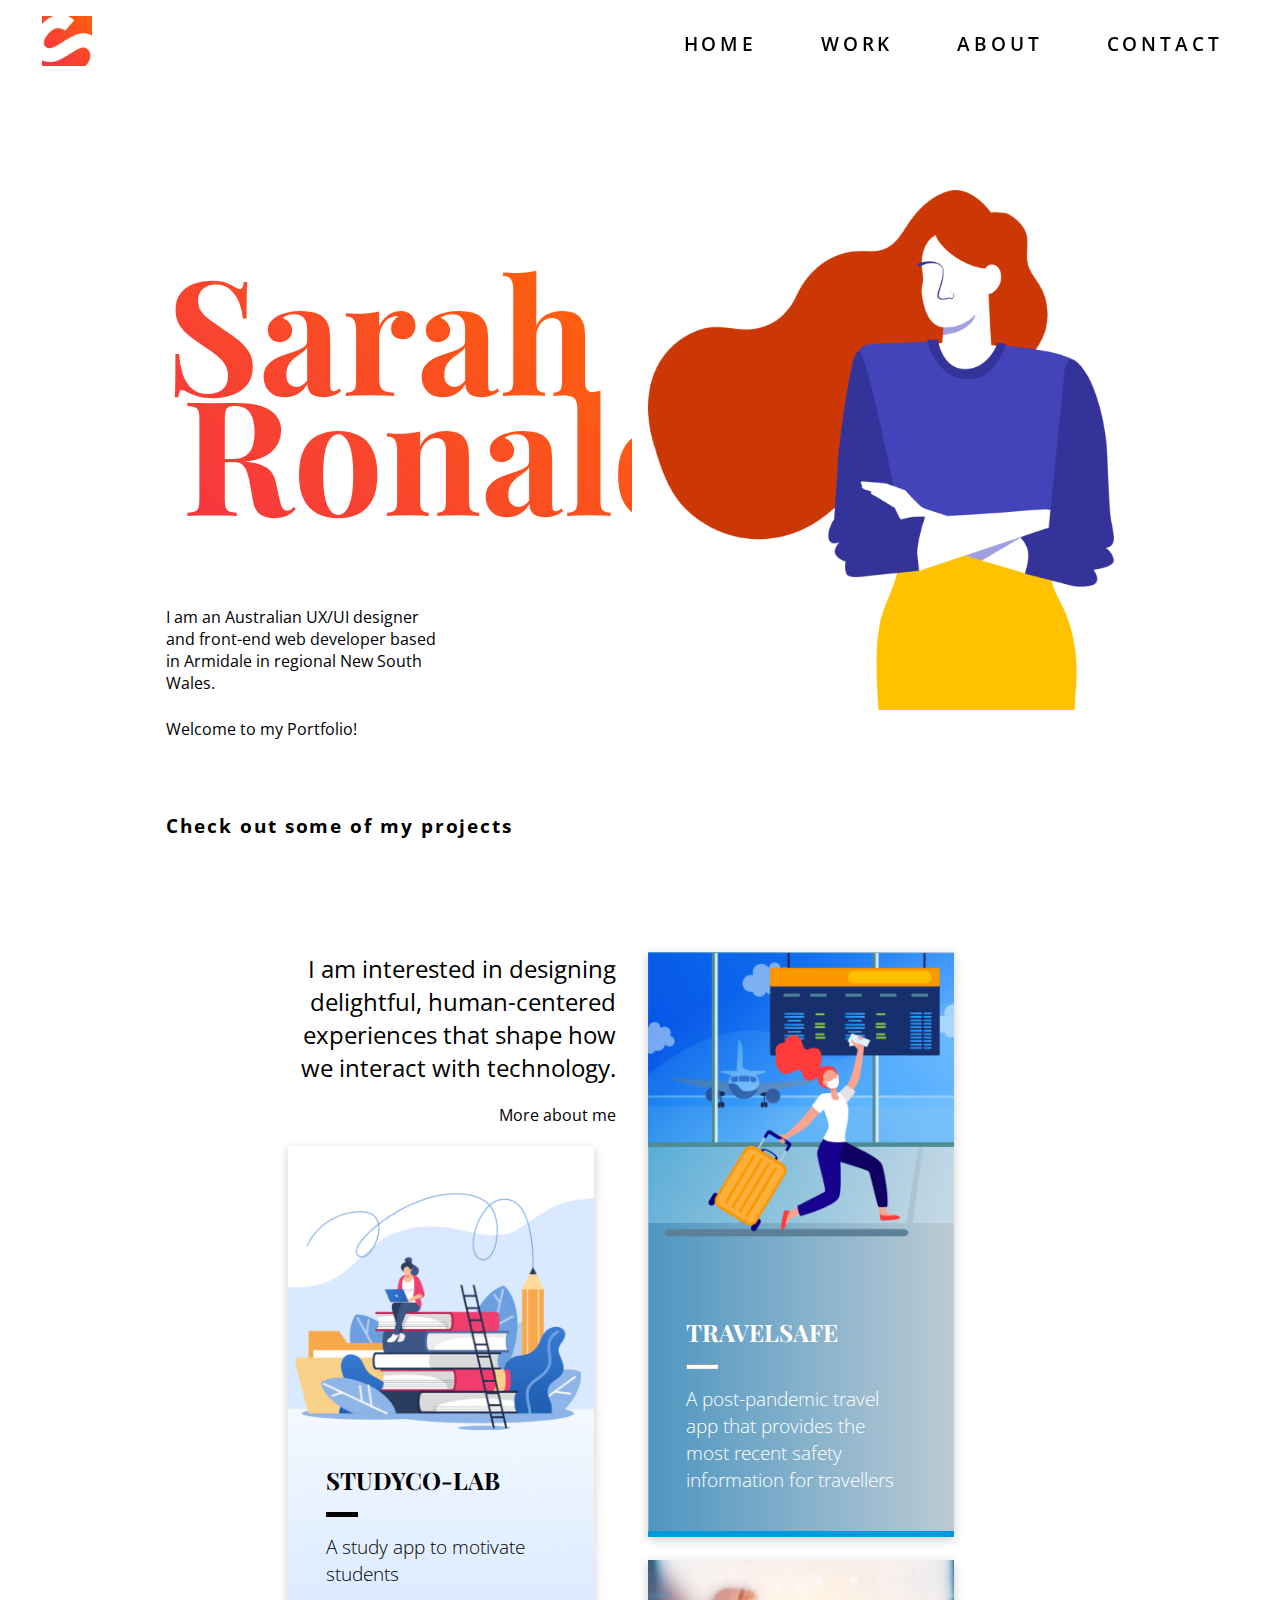
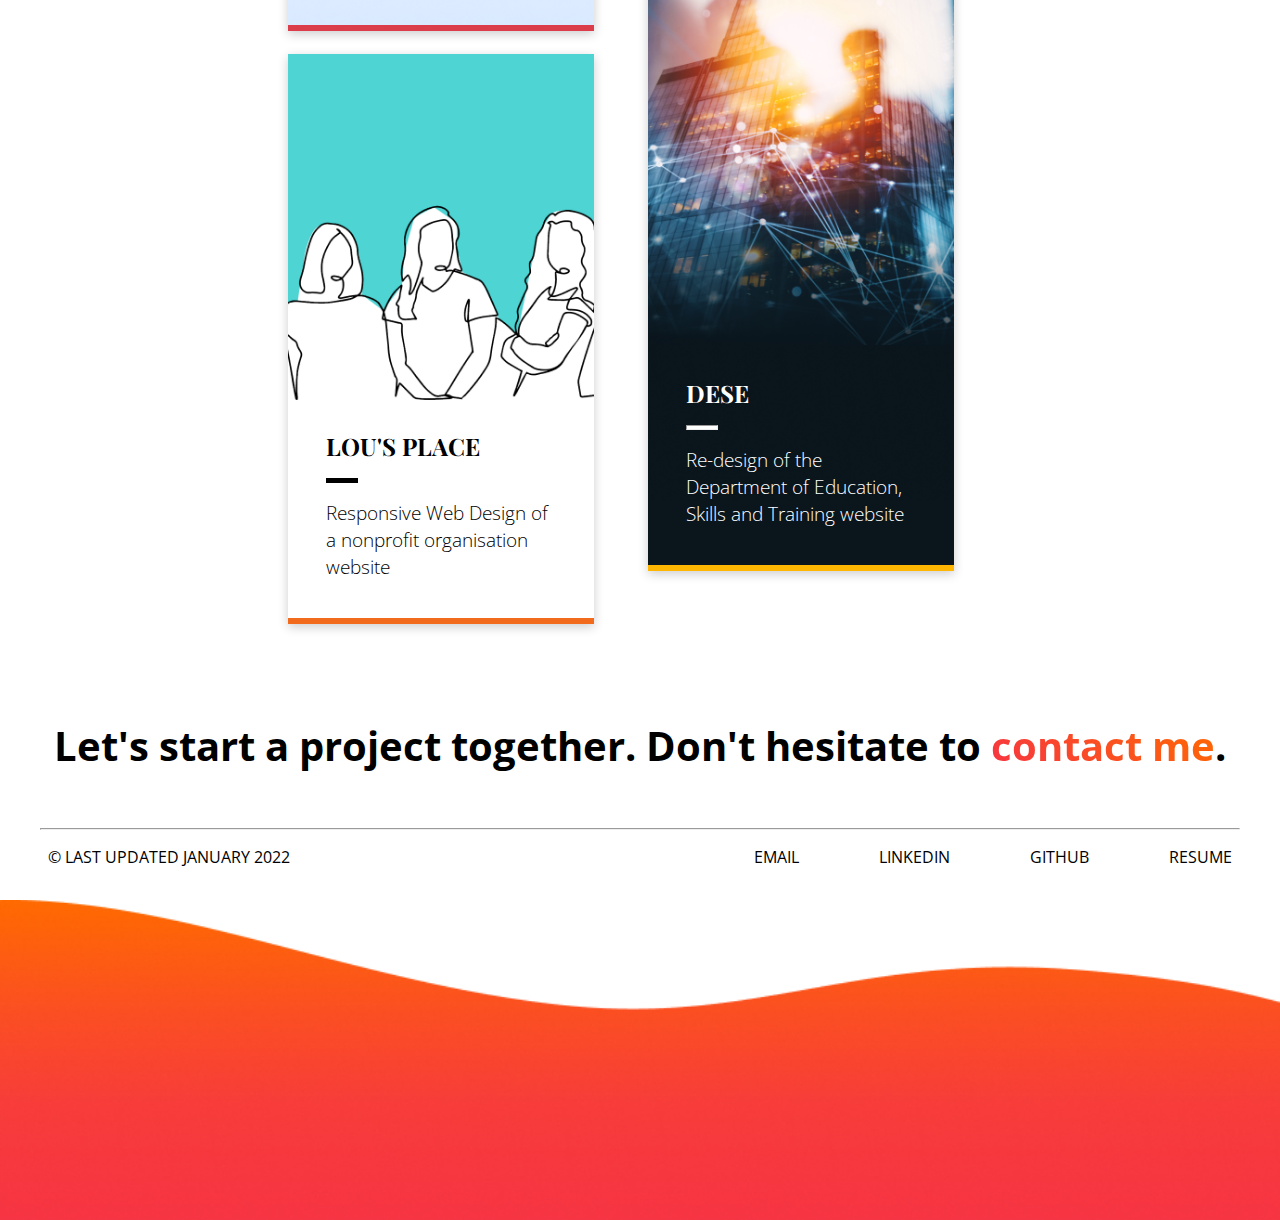
<file: index.html>
<!DOCTYPE html>
<html lang="en">
  <head>
    <meta charset="UTF-8" />
    <meta http-equiv="X-UA-Compatible" content="IE=edge" />
    <meta name="viewport" content="width=device-width, initial-scale=1.0" />
    <link rel="shortcut icon" href="assets/images/favicon.ico" type="image" />
    <title>UX Portfolio - Sarah Ronald</title>
    <!-- Google font link: Playfair Display -->
    <link rel="preconnect" href="https://fonts.googleapis.com" />
    <link rel="preconnect" href="https://fonts.gstatic.com" crossorigin />
    <link
      href="https://fonts.googleapis.com/css2?family=Playfair+Display:ital,wght@0,400;0,500;0,600;0,700;0,800;0,900;1,400;1,500;1,600;1,700;1,800;1,900&display=swap"
      rel="stylesheet"
    />
    <!-- Google Font link: Open Sans -->
    <link rel="preconnect" href="https://fonts.googleapis.com" />
    <link rel="preconnect" href="https://fonts.gstatic.com" crossorigin />
    <link
      href="https://fonts.googleapis.com/css2?family=Open+Sans:ital,wght@0,300;0,400;0,500;0,600;0,700;0,800;1,300;1,400;1,500;1,600;1,700;1,800&display=swap"
      rel="stylesheet"
    />
    <!-- Link to css document -->
    <link rel="stylesheet" href="assets/css/style.css" />

    <!--Font Awesome CDN Stylesheet-->
    <link
      rel="stylesheet"
      href="https://use.fontawesome.com/releases/v5.8.1/css/all.css"
      integrity="sha384-50oBUHEmvpQ+1lW4y57PTFmhCaXp0ML5d60M1M7uH2+nqUivzIebhndOJK28anvf"
      crossorigin="anonymous"
    />
    <script src="assets/js/nav.js" defer></script>
  </head>

  <body>
    <!-- Navigation -->
    <header class="primary-navbar flex">
      <!-- Toggle for Responsive navigation -->
      <a href="#hero" class="brand">
        <img
          src="assets/images/logo512.png"
          alt="icon"
          height="50px"
          width="50px"
      /></a>
      <button
        class="mobile-nav-toggle ln"
        aria-controls="primary-navigation"
        aria-expanded="false"
      >
        <span class="sr-only">Menu</span>
        <!-- <i class="fas fa-bars icon-4x"></i> -->
        <!-- Menu -->
      </button>
      <nav>
        <ul
          id="primary-navigation"
          data-visible="false"
          class="primary-navigation flex"
        >
          <li class="nav-item active">
            <a href="index.html">Home</a>
          </li>
          <li class="nav-item active">
            <a href="#projects-container">Work</a>
          </li>
          <li class="nav-item active">
            <a href="about.html">About</a>
          </li>
          <li class="nav-item active">
            <a href="#contact-me">Contact</a>
          </li>
        </ul>
      </nav>
    </header>
    <!-- Landing page - hero section -->
    <header id="hero" class="page-header">
      <div class="grid-6">
        <div class="myName">
          <h1 class="first">Sarah</h1>
          <h1 class="last">Ronald</h1>
        </div>
        <div class="description">
          <!-- <hr width="100px" style="color: black;" /> -->
          <h4 class="description-text">
            I am an Australian UX/UI designer and front-end web developer based
            in Armidale in regional New South Wales.
          </h4>
          <h4 class="description-text">Welcome to my Portfolio!</h4>
        </div>
        <div class="check-out">
          <a href="#projects-container" id="check-out">
            Check out some of my projects
            <i class="fas fa-arrow-down"></i
          ></a>
        </div>
        <!-- <div class="arrow bounce">
            <a href="#projects-container"></a>
          </div> -->
        <!-- </div> -->
      </div>
      <div class="grid-6">
        <img
          src="assets/images/asset1.png"
          alt="Sarah Ronald"
          id="self-portrait"
          class="illustration"
        />
      </div>
    </header>

    <!-- Projects/work section -->
    <section id="projects-container">
      <div class="project-work">
        <div class="project-intro">
          <h4 class="large-body-text">
            I am interested in designing delightful, human-centered experiences
            that shape how we interact with technology.
          </h4>
          <div class="linkDesign">
            <a href="#" id="more-about-me"
              >More about me <i class="fas fa-long-arrow-alt-right"></i
            ></a>
          </div>
        </div>
        <div class="project-card">
          <div class="card-text">
            <h3 class="serif-title">StudyCo-Lab</h3>
            <hr class="card-line" />
            <p class="project-description">
              A study app to motivate students
            </p>
          </div>
          <a href="#"
            ><img
              src="./assets/images/studyco-lab.png"
              alt="Image of StudyCo-lab App"
              class="portfolio-image"
              id="studyco"
          /></a>
        </div>

        <div class="project-card">
          <div class="card-text">
            <h3 class="serif-title">Lou's Place</h3>
            <hr class="card-line" />
            <p class="project-description">
              Responsive Web Design of a nonprofit organisation website
            </p>
          </div>
          <a href="lous.html"
            ><img
              src="./assets/images/lous.png"
              alt="Image of Lou's Place - a day refuge for women in Sydney"
              class="portfolio-image"
              id="lous"
          /></a>
        </div>
        <div class="project-card">
          <div class="card-text">
            <h3 class="serif-title white-text">TravelSafe</h3>
            <hr class="card-line-white" />
            <p class="project-description white-text">
              A post-pandemic travel app that provides the most recent safety
              information for travellers
            </p>
          </div>
          <a href="#"
            ><img
              src="./assets/images/travelsafe.png"
              alt="Travel-Safe app for post-pandemic travel plans"
              class="portfolio-image"
              id="travelsafe"
          /></a>
        </div>
        <div class="project-card">
          <div class="card-text">
            <h3 class="serif-title white-text">DESE</h3>
            <hr class="card-line-white" />
            <p class="project-description white-text">
              Re-design of the Department of Education, Skills and Training
              website
            </p>
          </div>
          <a href="#"
            ><img
              src="./assets/images/dese.png"
              alt="Department of Education, skills and employment re-design"
              class="portfolio-image"
              id="dese"
          /></a>
        </div>
      </div>
    </section>

    <!-- footer section -->
    <footer>
      <div class="contact" id="contact-me">
        <h4>
          Let's start a project together. Don't hesitate to
          <span class="contact-me"
            ><a
              href="mailto:sareronald737@gmail.com?subject=hi%20Sarah"
              class="nav-item"
              >contact me</a
            ></span
          >.
        </h4>
        <!-- <h5>sareronald737@gmail.com</h5> -->
        <br />
        <hr max-width="100vw" />
      </div>
      <div class="footer-list flex">
        <p class="footer-item">&copy; Last updated January 2022</p>
        <ul class="footer-links flex">
          <li class="footer-item">
            <a href="mailto:sareronald737@gmail.com?subject=hi%20Sarah"
              >Email</a
            >
          </li>
          <li class="footer-item">
            <a href="linkedin.com/in/sarah-ronald">LinkedIn</a>
          </li>
          <li class="footer-item">
            <a href="https://github.com/sareronald">Github</a>
          </li>
          <li class="footer-item">
            <a
              href="https://docs.google.com/document/d/1bbbNCrFUxD9Xr7DOs7CdYop4pV-kHfoYLT13YX8KgdU/edit?usp=sharing"
              >Resume</a
            >
          </li>
        </ul>
      </div>
      <div>
        <div class="footer-wave"></div>
      </div>
    </footer>
  </body>
</html>
</file>
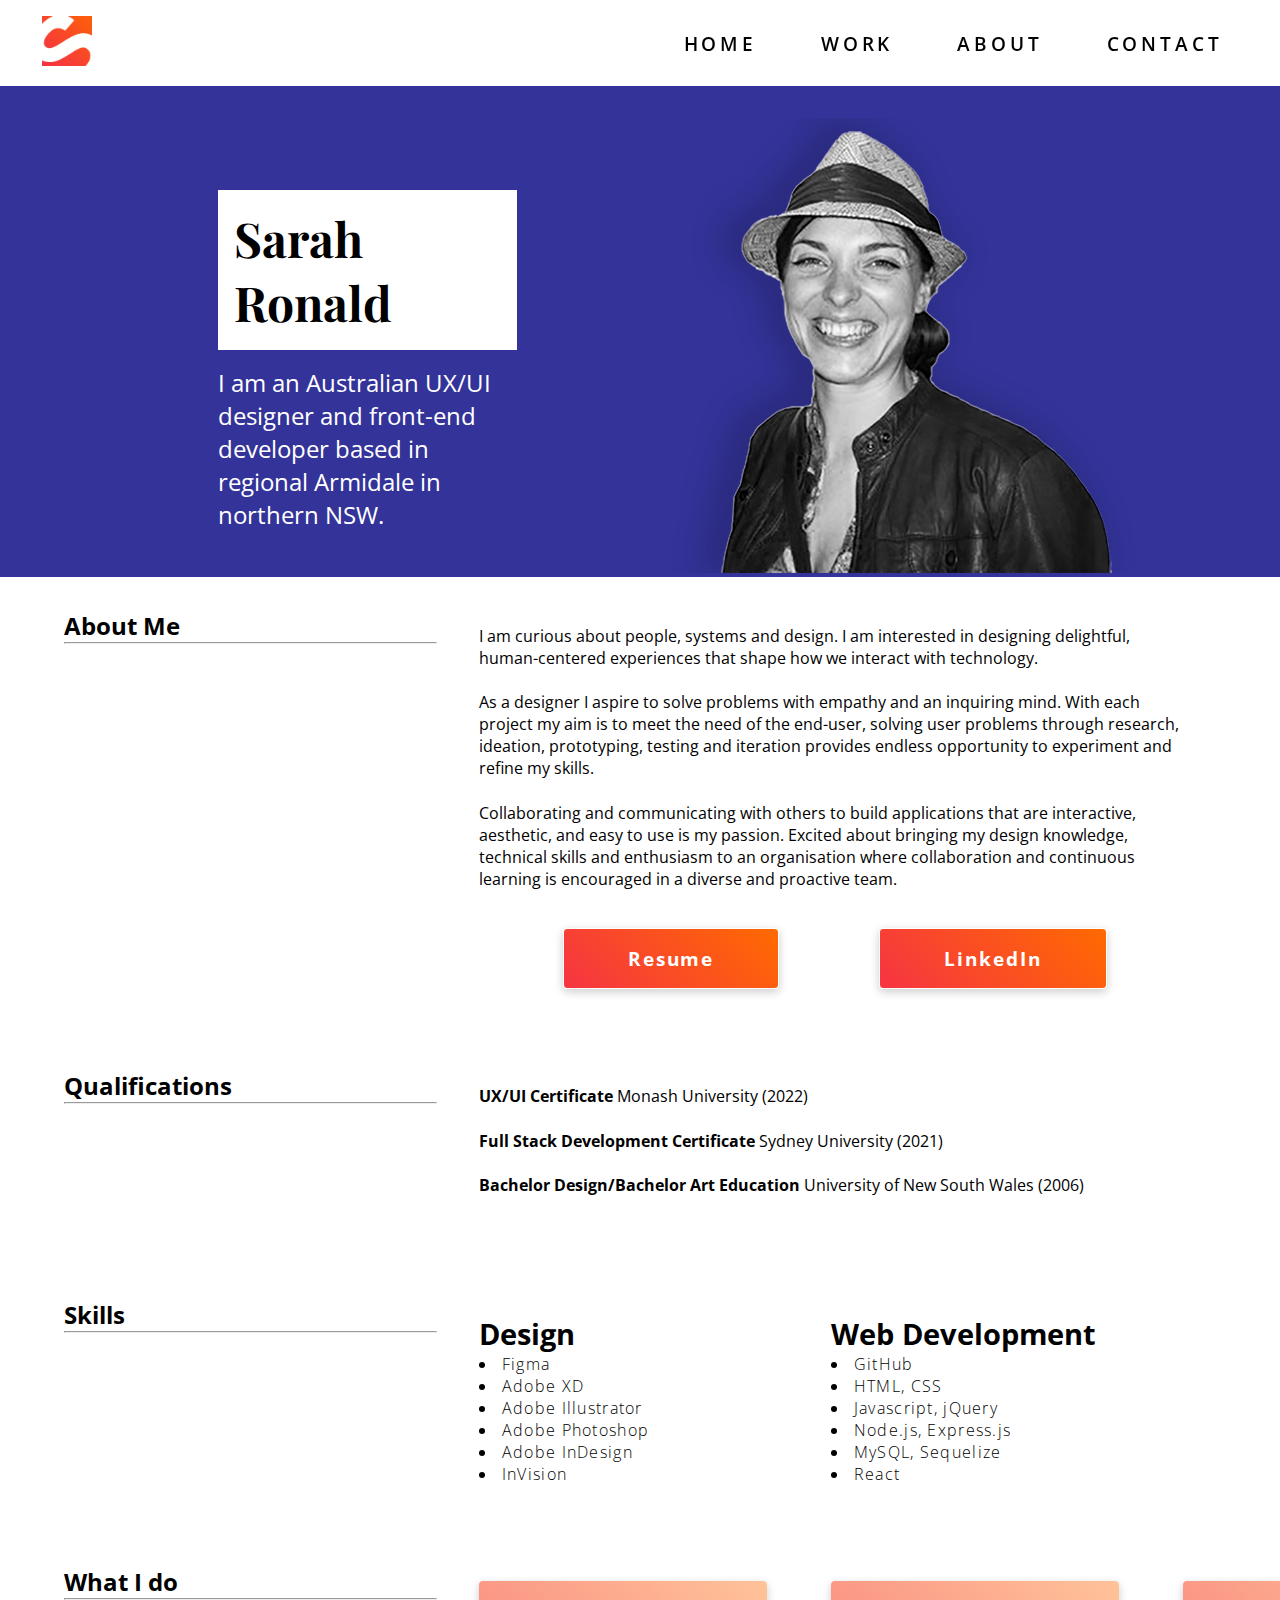
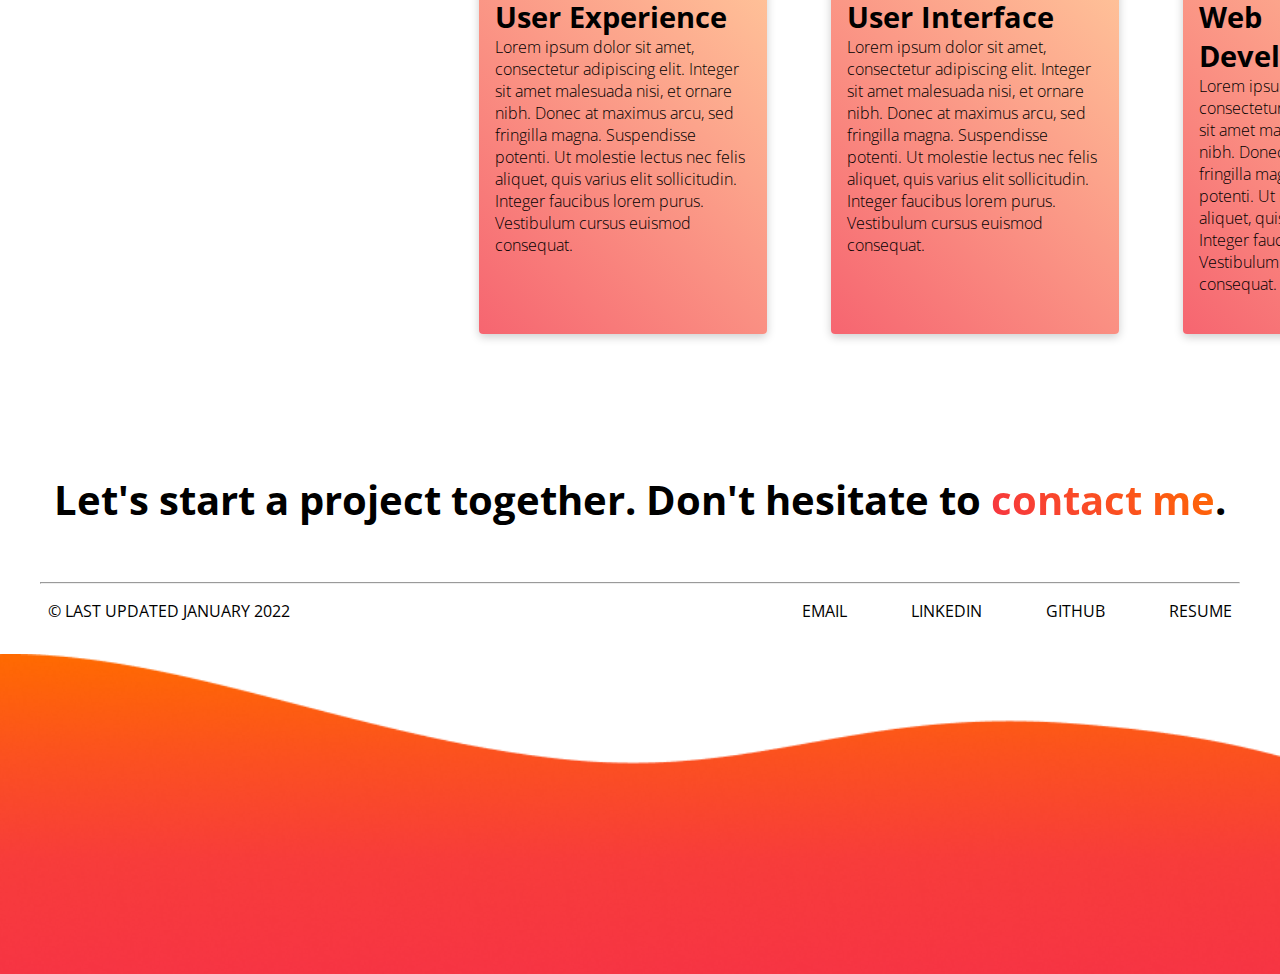
<file: about.html>
<!DOCTYPE html>
<html lang="en">
  <head>
    <meta charset="UTF-8" />
    <meta http-equiv="X-UA-Compatible" content="IE=edge" />
    <meta name="viewport" content="width=device-width, initial-scale=1.0" />
    <link rel="shortcut icon" href="assets/images/favicon.ico" type="image" />
    <title>UX Portfolio - Sarah Ronald</title>
    <!-- Google font link: Playfair Display -->
    <link rel="preconnect" href="https://fonts.googleapis.com" />
    <link rel="preconnect" href="https://fonts.gstatic.com" crossorigin />
    <link
      href="https://fonts.googleapis.com/css2?family=Playfair+Display:ital,wght@0,400;0,500;0,600;0,700;0,800;0,900;1,400;1,500;1,600;1,700;1,800;1,900&display=swap"
      rel="stylesheet"
    />
    <!-- Google Font link: Open Sans -->
    <link rel="preconnect" href="https://fonts.googleapis.com" />
    <link rel="preconnect" href="https://fonts.gstatic.com" crossorigin />
    <link
      href="https://fonts.googleapis.com/css2?family=Open+Sans:ital,wght@0,300;0,400;0,500;0,600;0,700;0,800;1,300;1,400;1,500;1,600;1,700;1,800&display=swap"
      rel="stylesheet"
    />
    <!-- Link to css document -->
    <link rel="stylesheet" href="assets/css/style.css" />

    <!--Font Awesome CDN Stylesheet-->
    <link
      rel="stylesheet"
      href="https://use.fontawesome.com/releases/v5.8.1/css/all.css"
      integrity="sha384-50oBUHEmvpQ+1lW4y57PTFmhCaXp0ML5d60M1M7uH2+nqUivzIebhndOJK28anvf"
      crossorigin="anonymous"
    />
    <script src="assets/js/nav.js" defer></script>
  </head>

  <body>
    <!-- Navigation -->
    <header class="primary-navbar flex">
      <!-- Toggle for Responsive navigation -->
      <a href="#hero" class="brand">
        <img
          src="assets/images/logo512.png"
          alt="icon"
          height="50px"
          width="50px"
      /></a>
      <button
        class="mobile-nav-toggle ln"
        aria-controls="primary-navigation"
        aria-expanded="false"
      >
        <span class="sr-only">Menu</span>
        <!-- <i class="fas fa-bars icon-4x"></i> -->
        <!-- Menu -->
      </button>
      <nav>
        <ul
          id="primary-navigation"
          data-visible="false"
          class="primary-navigation flex"
        >
          <li class="nav-item active">
            <a href="index.html">Home</a>
          </li>
          <li class="nav-item active">
            <a href="index.html">Work</a>
          </li>
          <li class="nav-item active">
            <a href="about.html">About</a>
          </li>
          <li class="nav-item active">
            <a href="#contact-me">Contact</a>
          </li>
        </ul>
      </nav>
    </header>

    <!-- About Page - header section -->
    <header class="container-gradient page-header">
      <div class="grid-6 intro">
        <h2 class="page-title">Sarah Ronald</h2>
        <p class="large-body-text" style="color: white;">
          I am an Australian UX/UI designer and front-end developer based in
          regional Armidale in northern NSW.
        </p>
      </div>
      <div class="grid-6 profile">
        <img src="assets/images/profile-bw.png" />
      </div>
    </header>

    <!-- About Me Intro -->
    <section>
      <main class="body-container">
        <div class="subtitle grid-4">
          <h2>About Me</h2>
          <hr />
        </div>
        <div class="written-detail grid-8">
          <p>
            I am curious about people, systems and design. I am interested in
            designing delightful, human-centered experiences that shape how we
            interact with technology.
          </p>
          <p>
            As a designer I aspire to solve problems with empathy and an
            inquiring mind. With each project my aim is to meet the need of the
            end-user, solving user problems through research, ideation,
            prototyping, testing and iteration provides endless opportunity to
            experiment and refine my skills.
          </p>
          <p>
            Collaborating and communicating with others to build applications
            that are interactive, aesthetic, and easy to use is my passion.
            Excited about bringing my design knowledge, technical skills and
            enthusiasm to an organisation where collaboration and continuous
            learning is encouraged in a diverse and proactive team.
          </p>
          <div class="external-links flex">
            <a
              href="https://docs.google.com/document/d/1bbbNCrFUxD9Xr7DOs7CdYop4pV-kHfoYLT13YX8KgdU/edit?usp=sharing"
              class="contact-button"
              ><i class="fas fa-file-alt"></i> Resume</a
            >
            <a href="linkedin.com/in/sarah-ronald" class="contact-button"
              ><i class="fab fa-linkedin"></i> LinkedIn</a
            >
          </div>
        </div>
      </main>

      <!-- Qualifications -->
      <section class="body-container">
        <div class="subtitle grid-4">
          <h2>Qualifications</h2>
          <hr />
        </div>
        <div class="written-detail grid-8">
          <p><strong>UX/UI Certificate</strong> Monash University (2022)</p>
          <p>
            <strong>Full Stack Development Certificate</strong> Sydney
            University (2021)
          </p>
          <p>
            <strong>Bachelor Design/Bachelor Art Education</strong> University
            of New South Wales (2006)
          </p>
        </div>
      </section>
      <!-- Skills Section-->
      <section class="body-container">
        <div class="subtitle grid-4">
          <h2>Skills</h2>
          <hr />
        </div>
        <div class="written-detail grid-8">
          <div class="list-flex">
            <div class="skills">
              <ul>
                <h4 class="list-title">Design</h4>
                <li>Figma</li>
                <li>Adobe XD</li>
                <li>Adobe Illustrator</li>
                <li>Adobe Photoshop</li>
                <li>Adobe InDesign</li>
                <li>InVision</li>
              </ul>
            </div>
            <div class="skills">
              <ul>
                <h4 class="list-title">Web Development</h4>
                <li>GitHub</li>
                <li>HTML, CSS</li>
                <li>Javascript, jQuery</li>
                <li>Node.js, Express.js</li>
                <li>MySQL, Sequelize</li>
                <li>React</li>
              </ul>
            </div>
          </div>
        </div>
      </section>
      <!-- What I do Section -->
      <section class="body-container">
        <div class="subtitle grid-4">
          <h2>What I do</h2>
          <hr />
        </div>
        <div class="written-detail grid-8">
          <div class="list-flex">
            <div class="skills skills-card">
              <h4 class="list-title">User Experience</h4>
              <p>
                Lorem ipsum dolor sit amet, consectetur adipiscing elit. Integer
                sit amet malesuada nisi, et ornare nibh. Donec at maximus arcu,
                sed fringilla magna. Suspendisse potenti. Ut molestie lectus nec
                felis aliquet, quis varius elit sollicitudin. Integer faucibus
                lorem purus. Vestibulum cursus euismod consequat.
              </p>
            </div>
            <div class="skills skills-card">
              <h4 class="list-title">User Interface</h4>
              <p>
                Lorem ipsum dolor sit amet, consectetur adipiscing elit. Integer
                sit amet malesuada nisi, et ornare nibh. Donec at maximus arcu,
                sed fringilla magna. Suspendisse potenti. Ut molestie lectus nec
                felis aliquet, quis varius elit sollicitudin. Integer faucibus
                lorem purus. Vestibulum cursus euismod consequat.
              </p>
            </div>
            <div class="skills skills-card">
              <h4 class="list-title">Web Development</h4>
              <p>
                Lorem ipsum dolor sit amet, consectetur adipiscing elit. Integer
                sit amet malesuada nisi, et ornare nibh. Donec at maximus arcu,
                sed fringilla magna. Suspendisse potenti. Ut molestie lectus nec
                felis aliquet, quis varius elit sollicitudin. Integer faucibus
                lorem purus. Vestibulum cursus euismod consequat.
              </p>
            </div>
          </div>
        </div>
      </section>
    </section>
    <!-- footer section -->
    <footer>
      <div class="contact" id="contact-me">
        <h4>
          Let's start a project together. Don't hesitate to
          <span class="contact-me"
            ><a
              href="mailto:sareronald737@gmail.com?subject=hi%20Sarah"
              class="nav-item"
              >contact me</a
            ></span
          >.
        </h4>
        <!-- <h5>sareronald737@gmail.com</h5> -->
        <br />
        <hr />
      </div>
      <div class="footer-list">
        <p class="footer-item">&copy; Last updated January 2022</p>
        <ul class="footer-links">
          <li class="footer-item">
            <a href="mailto:sareronald737@gmail.com?subject=hi%20Sarah"
              >Email</a
            >
          </li>
          <li class="footer-item">
            <a href="linkedin.com/in/sarah-ronald">LinkedIn</a>
          </li>
          <li class="footer-item">
            <a href="https://github.com/sareronald">Github</a>
          </li>
          <li class="footer-item">
            <a
              href="https://docs.google.com/document/d/1bbbNCrFUxD9Xr7DOs7CdYop4pV-kHfoYLT13YX8KgdU/edit?usp=sharing"
              >Resume</a
            >
          </li>
        </ul>
      </div>
      <div>
        <div class="footer-wave"></div>
      </div>
    </footer>
  </body>
</html>
</file>
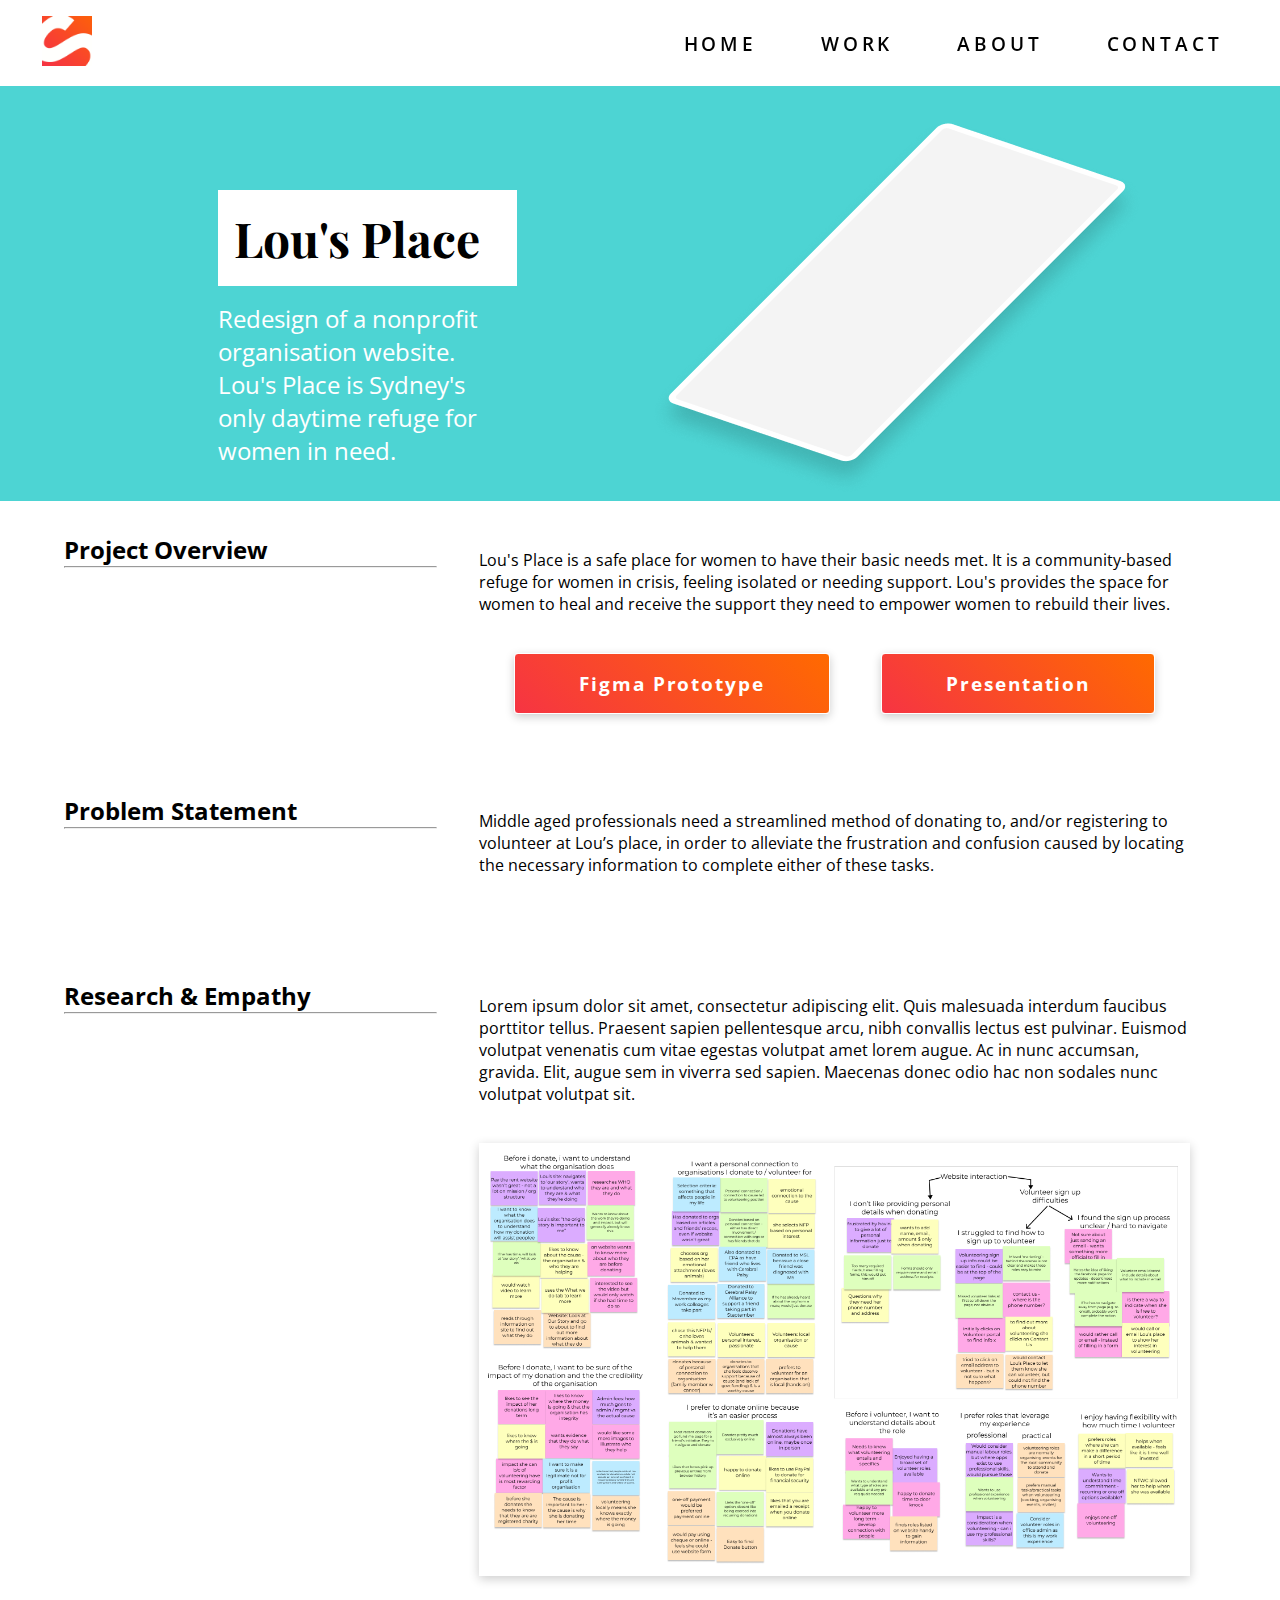
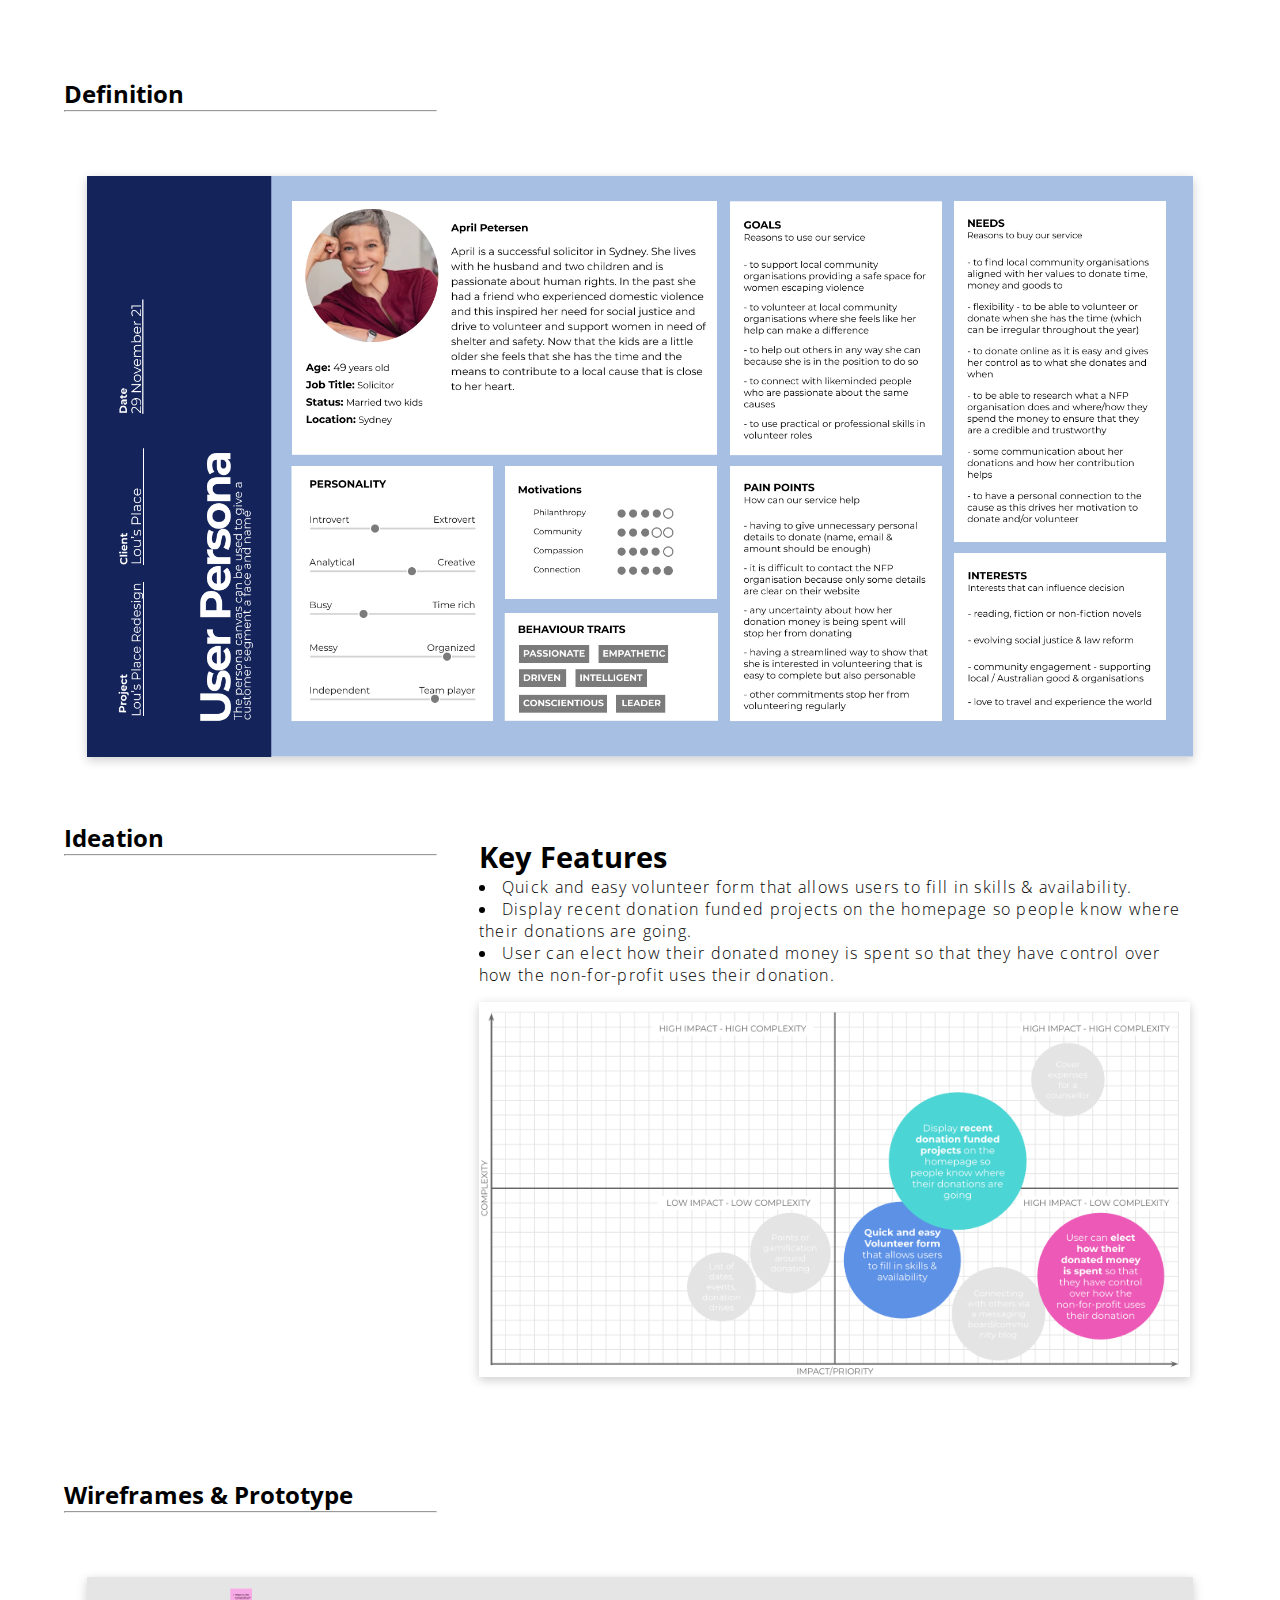
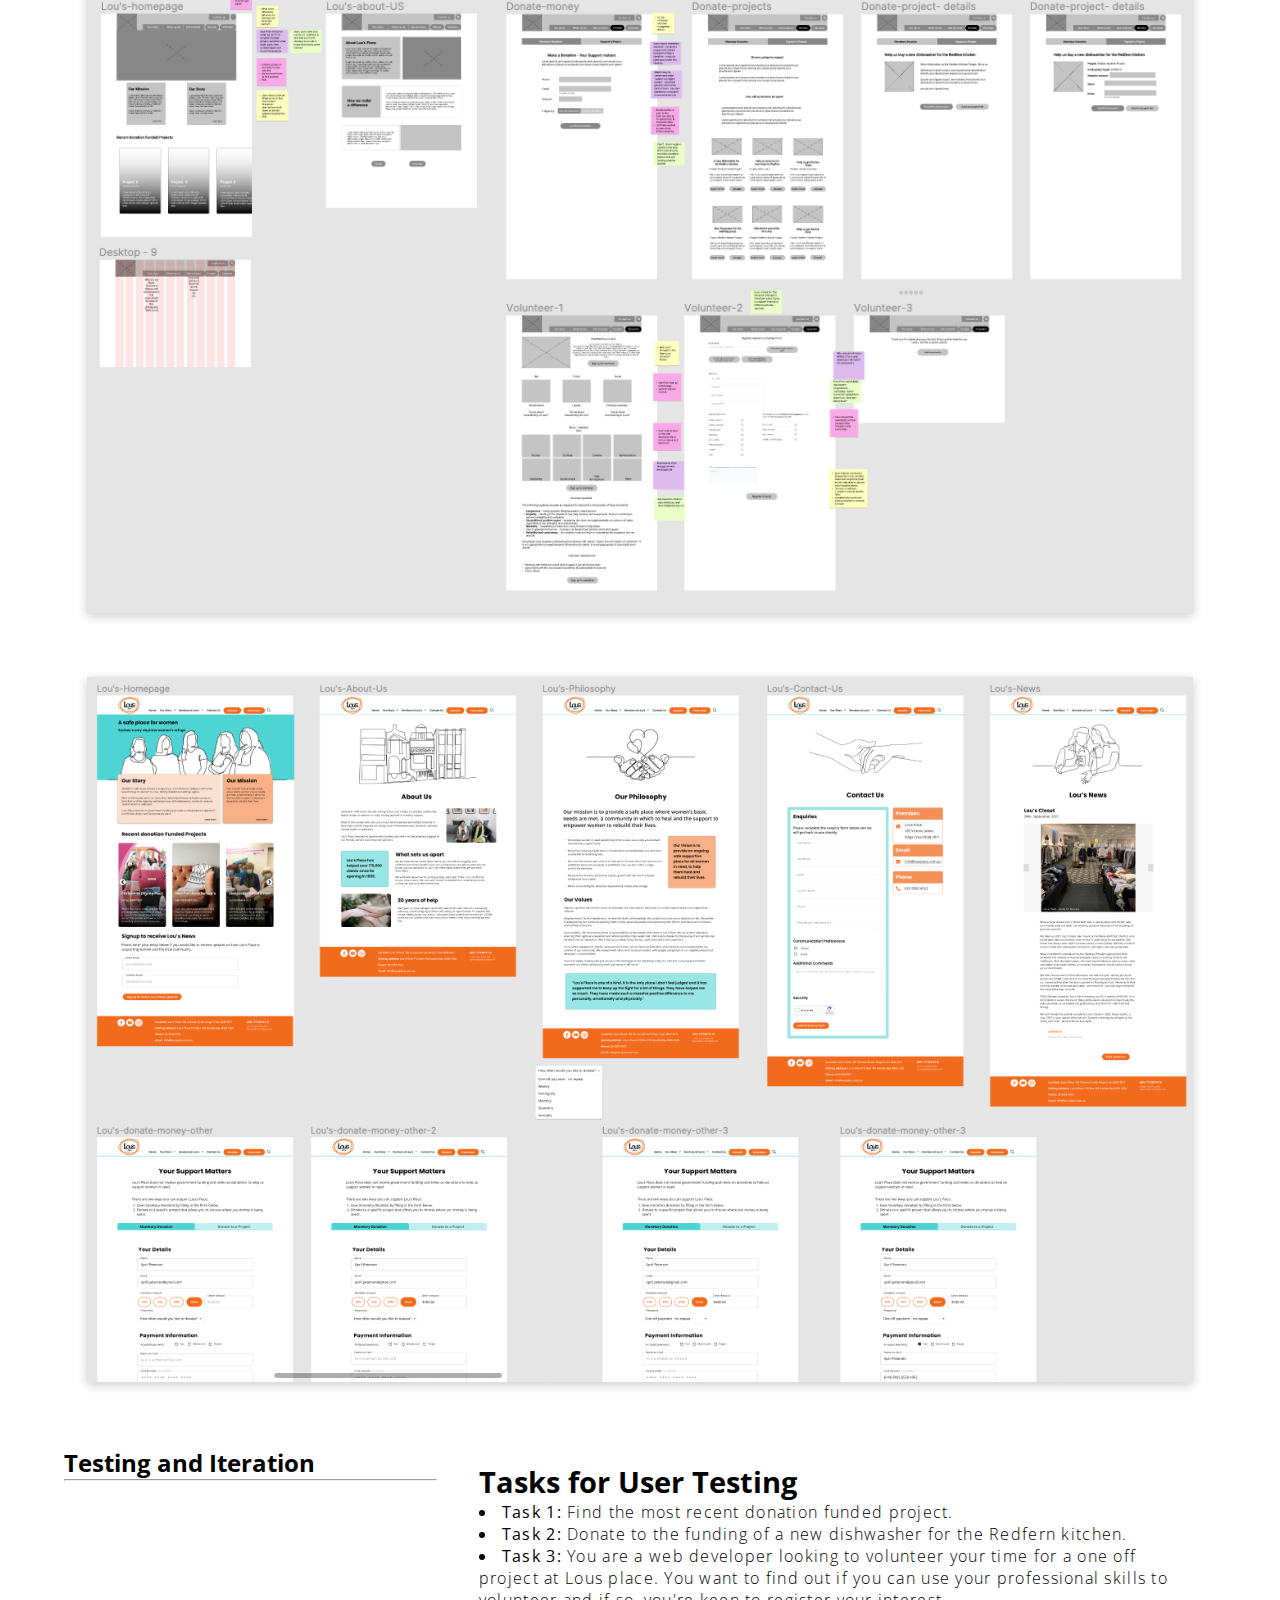
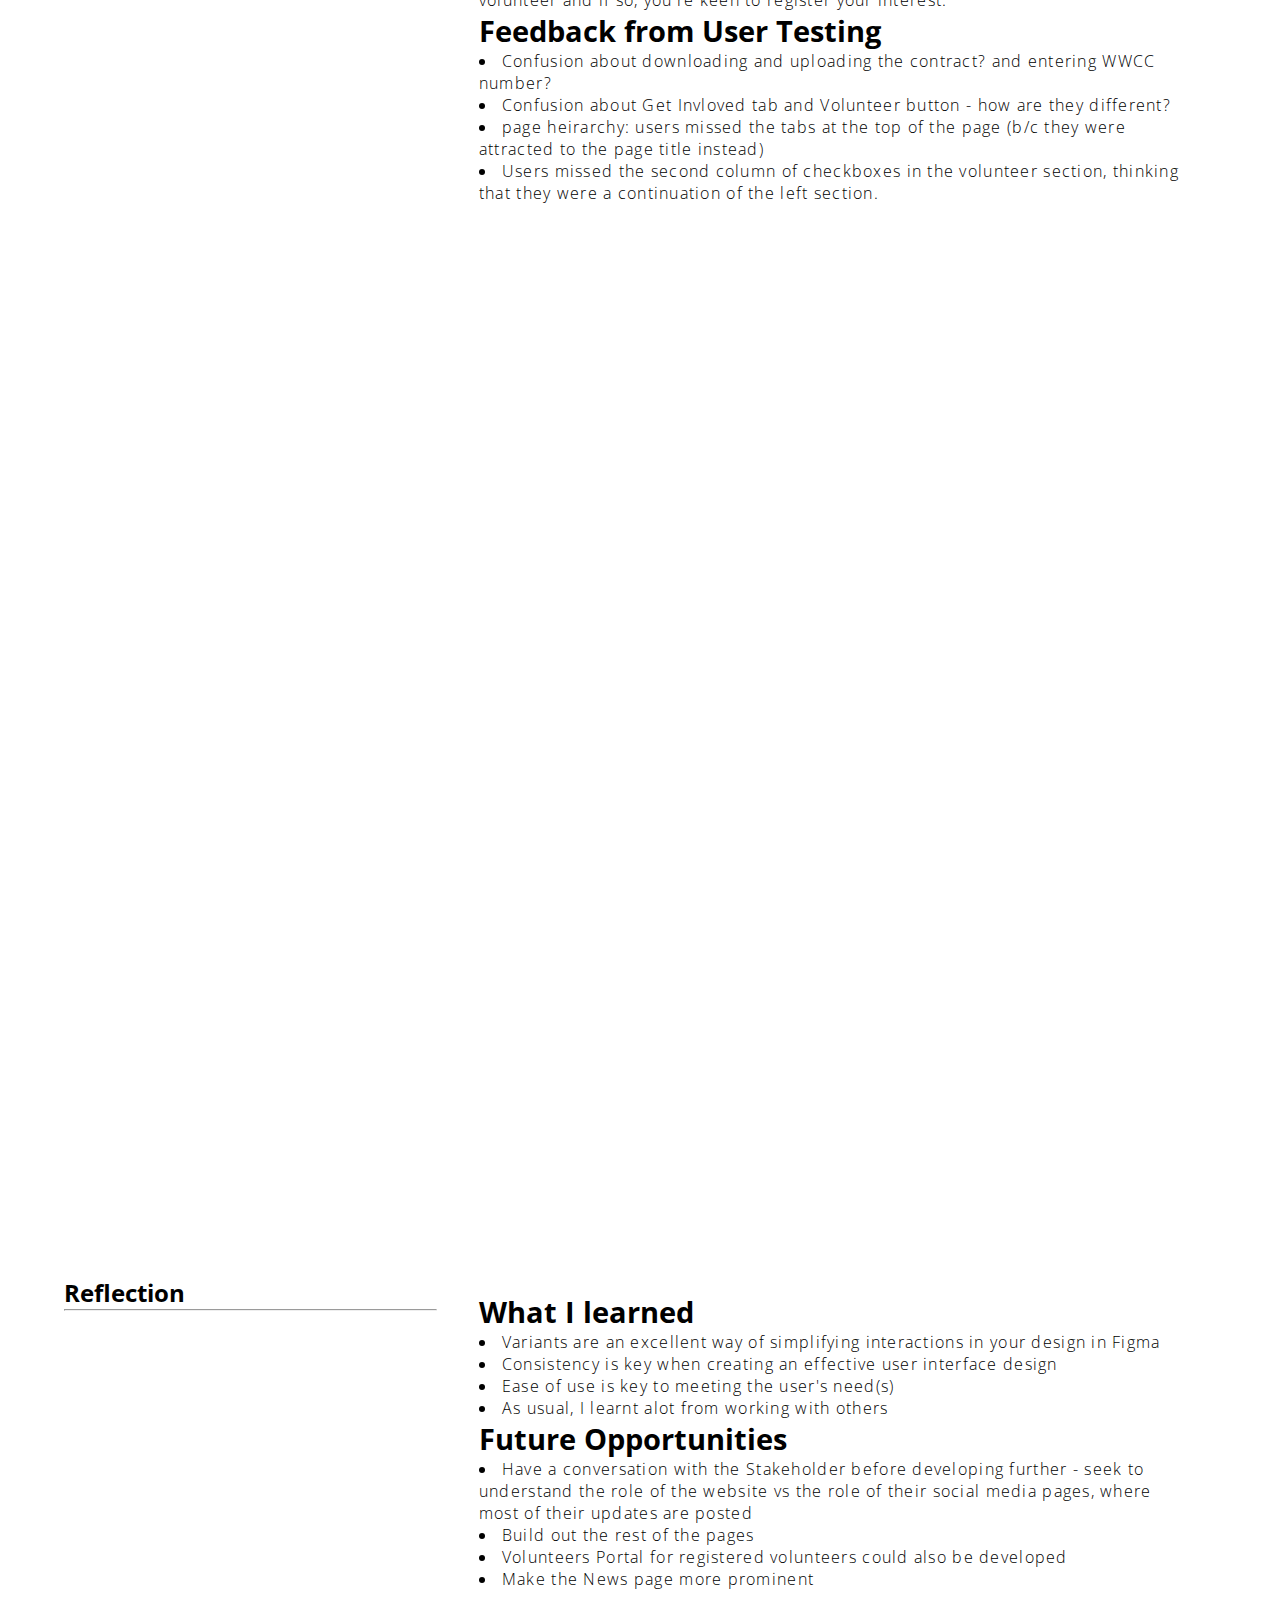
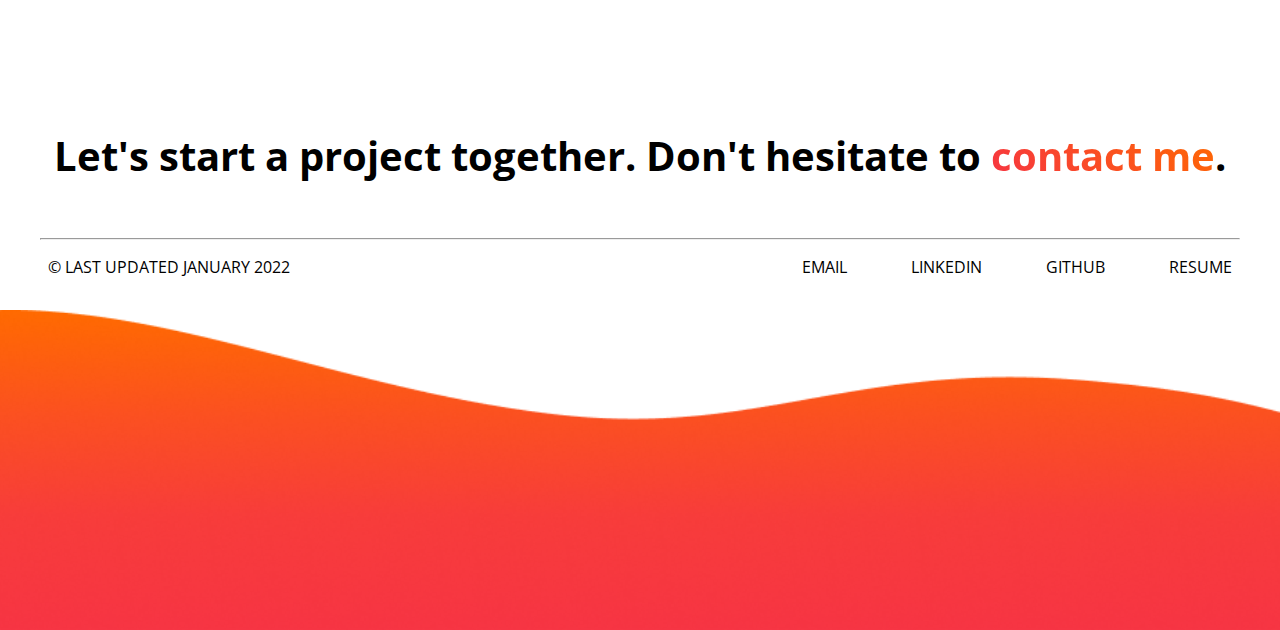
<file: lous.html>
<!DOCTYPE html>
<html lang="en">
  <head>
    <meta charset="UTF-8" />
    <meta http-equiv="X-UA-Compatible" content="IE=edge" />
    <meta name="viewport" content="width=device-width, initial-scale=1.0" />
    <link rel="shortcut icon" href="assets/images/favicon.ico" type="image" />
    <title>UX Portfolio - Sarah Ronald</title>
    <!-- Google font link: Playfair Display -->
    <link rel="preconnect" href="https://fonts.googleapis.com" />
    <link rel="preconnect" href="https://fonts.gstatic.com" crossorigin />
    <link
      href="https://fonts.googleapis.com/css2?family=Playfair+Display:ital,wght@0,400;0,500;0,600;0,700;0,800;0,900;1,400;1,500;1,600;1,700;1,800;1,900&display=swap"
      rel="stylesheet"
    />
    <!-- Google Font link: Open Sans -->
    <link rel="preconnect" href="https://fonts.googleapis.com" />
    <link rel="preconnect" href="https://fonts.gstatic.com" crossorigin />
    <link
      href="https://fonts.googleapis.com/css2?family=Open+Sans:ital,wght@0,300;0,400;0,500;0,600;0,700;0,800;1,300;1,400;1,500;1,600;1,700;1,800&display=swap"
      rel="stylesheet"
    />
    <!-- Link to css document -->
    <link rel="stylesheet" href="assets/css/style.css" />

    <!--Font Awesome CDN Stylesheet-->
    <link
      rel="stylesheet"
      href="https://use.fontawesome.com/releases/v5.8.1/css/all.css"
      integrity="sha384-50oBUHEmvpQ+1lW4y57PTFmhCaXp0ML5d60M1M7uH2+nqUivzIebhndOJK28anvf"
      crossorigin="anonymous"
    />
    <script src="assets/js/nav.js" defer></script>
  </head>

  <body>
    <!-- Navigation -->
    <header class="primary-navbar flex">
      <!-- Toggle for Responsive navigation -->
      <a href="#hero" class="brand">
        <img
          src="assets/images/logo512.png"
          alt="icon"
          height="50px"
          width="50px"
      /></a>
      <button
        class="mobile-nav-toggle ln"
        aria-controls="primary-navigation"
        aria-expanded="false"
      >
        <span class="sr-only">Menu</span>
        <!-- <i class="fas fa-bars icon-4x"></i> -->
        <!-- Menu -->
      </button>
      <nav>
        <ul
          id="primary-navigation"
          data-visible="false"
          class="primary-navigation flex"
        >
          <li class="nav-item active">
            <a href="index.html">Home</a>
          </li>
          <li class="nav-item active">
            <a href="#projects-container">Work</a>
          </li>
          <li class="nav-item active">
            <a href="about.html">About</a>
          </li>
          <li class="nav-item active">
            <a href="#contact-me">Contact</a>
          </li>
        </ul>
      </nav>
    </header>

    <!-- Lou's Place - PROJECT - header section -->
    <header class="page-header lous-container">
      <div class="grid-6 intro">
        <h2 class="page-title">Lou's Place</h2>
        <p class="large-body-text" style="color: white;">
          Redesign of a nonprofit organisation website.
        </p>
        <p class="large-body-text" style="color: white;">
          Lou's Place is Sydney's only daytime refuge for women in need.
        </p>
      </div>
      <div class="grid-6 header-image">
        <img src="assets/images/phone.png" />
      </div>
    </header>

    <!-- Project Overview -->
    <section>
      <main class="body-container">
        <div class="subtitle grid-4">
          <h2>Project Overview</h2>
          <hr />
        </div>
        <div class="written-detail grid-8">
          <p>
            Lou's Place is a safe place for women to have their basic needs met.
            It is a community-based refuge for women in crisis, feeling isolated
            or needing support. Lou's provides the space for women to heal and
            receive the support they need to empower women to rebuild their
            lives.
          </p>
          <div class="external-links flex">
            <a
              href="https://www.figma.com/proto/JVGggA3DLRWzQuvFCL3phq/Lou's-Place-Redesign-2021---Sarah?node-id=285%3A3935&scaling=scale-down&page-id=285%3A3934&starting-point-node-id=285%3A3935 "
              class="contact-button"
              ><i class="fab fa-figma"></i> Figma Prototype</a
            >
            <a
              href="https://docs.google.com/presentation/d/1EwHiexeS6QDxG7M_brso8HRb0wu1g_RTJWHF0Tlbq8k/edit?usp=sharing"
              class="contact-button"
              ><i class="fas fa-desktop"></i> Presentation</a
            >
          </div>
        </div>
      </main>

      <!-- Problem Statement -->
      <section class="body-container">
        <div class="subtitle grid-4">
          <h2>Problem Statement</h2>
          <hr />
        </div>
        <div class="written-detail grid-8">
          <p>
            Middle aged professionals need a streamlined method of donating to,
            and/or registering to volunteer at Lou’s place, in order to
            alleviate the frustration and confusion caused by locating the
            necessary information to complete either of these tasks.
          </p>
        </div>
      </section>
      <!-- Research and Empathy Section-->
      <section class="body-container">
        <div class="subtitle grid-4">
          <h2>Research & Empathy</h2>
          <hr />
        </div>
        <div class="written-detail grid-8">
          <p>
            Lorem ipsum dolor sit amet, consectetur adipiscing elit. Quis
            malesuada interdum faucibus porttitor tellus. Praesent sapien
            pellentesque arcu, nibh convallis lectus est pulvinar. Euismod
            volutpat venenatis cum vitae egestas volutpat amet lorem augue. Ac
            in nunc accumsan, gravida. Elit, augue sem in viverra sed sapien.
            Maecenas donec odio hac non sodales nunc volutpat volutpat sit.
          </p>
          <div>
            <img
              src="assets/images/affinity.png"
              alt="Lou's Place Affinity Map"
              class="sml-image"
            />
          </div>
        </div>
      </section>
      <!-- Definition Section -->
      <section class="body-container">
        <div class="subtitle grid-4">
          <h2>Definition</h2>
          <hr />
        </div>
      </section>
      <section>
        <div class="written-detail grid-12">
          <img
            src="assets/images/user-persona.png"
            alt="Lou's Place Affinity Map"
            class="lrg-image"
          />
        </div>
      </section>

      <!-- Ideation Section -->
      <section class="body-container">
        <div class="subtitle grid-4">
          <h2>Ideation</h2>
          <hr />
        </div>
        <div class="written-detail grid-8">
          <div class="skills">
            <ul>
              <h4 class="list-title">Key Features</h4>
              <li>
                Quick and easy volunteer form that allows users to fill in
                skills & availability.
              </li>
              <li>
                Display recent donation funded projects on the homepage so
                people know where their donations are going.
              </li>
              <li>
                User can elect how their donated money is spent so that they
                have control over how the non-for-profit uses their donation.
              </li>
            </ul>
          </div>
          <div>
            <img
              src="assets/images/matrix.png"
              alt="Lou's Place 2x2 matrix"
              class="sml-image"
            />
          </div>
        </div>
      </section>
      <!-- Wireframes & Prototype -->
      <section class="body-container">
        <div class="subtitle grid-4">
          <h2>Wireframes & Prototype</h2>
          <hr />
        </div>
      </section>
      <section>
        <div class="written-detail grid-12">
          <img
            src="assets/images/lofi-wireframes.png"
            alt="Low fidelity wireframes"
            class="lrg-image"
          />
        </div>
      </section>
      <section>
        <div class="written-detail grid-12">
          <img
            src="assets/images/hifi-wireframes.png"
            alt="High fidelity wireframes"
            class="lrg-image"
          />
        </div>
      </section>

      <!-- Testing & Iteration -->
      <section class="body-container">
        <div class="subtitle grid-4">
          <h2>Testing and Iteration</h2>
          <hr />
        </div>
        <div class="written-detail grid-8">
          <div class="skills">
            <ul>
              <h4 class="list-title">Tasks for User Testing</h4>
              <li>
                <strong>Task 1:</strong> Find the most recent donation funded
                project.
              </li>
              <li>
                <strong>Task 2:</strong> Donate to the funding of a new
                dishwasher for the Redfern kitchen.
              </li>
              <li>
                <strong>Task 3:</strong> You are a web developer looking to
                volunteer your time for a one off project at Lous place. You
                want to find out if you can use your professional skills to
                volunteer and if so, you're keen to register your interest.
              </li>
            </ul>
          </div>
          <div class="skills">
            <ul>
              <h4 class="list-title">Feedback from User Testing</h4>
              <li>
                Confusion about downloading and uploading the contract? and
                entering WWCC number?
              </li>
              <li>
                Confusion about Get Invloved tab and Volunteer button - how are
                they different?
              </li>
              <li>
                page heirarchy: users missed the tabs at the top of the page
                (b/c they were attracted to the page title instead)
              </li>
              <li>
                Users missed the second column of checkboxes in the volunteer
                section, thinking that they were a continuation of the left
                section.
              </li>
            </ul>
          </div>
        </div>
      </section>
      <section style="margin: 0 5%;">
        <div class="list-flex" style="margin-bottom: 2rem;">
          <div class="grid-6 image-placeholder"></div>
          <i class="fas fa-long-arrow-alt-right"></i>
          <div class="grid-6 image-placeholder"></div>
        </div>
        <div class="list-flex">
          <div class="grid-6 image-placeholder"></div>
          <i class="fas fa-long-arrow-alt-right"></i>
          <div class="grid-6 image-placeholder"></div>
        </div>
      </section>
    </section>
    <!-- Reflection-->
    <section class="body-container">
      <div class="subtitle grid-4">
        <h2>Reflection</h2>
        <hr />
      </div>
      <div class="written-detail grid-8">
        <div class="skills">
          <ul>
            <h4 class="list-title">What I learned</h4>
            <li>
              Variants are an excellent way of simplifying interactions in your
              design in Figma
            </li>
            <li>
              Consistency is key when creating an effective user interface
              design
            </li>
            <li>Ease of use is key to meeting the user's need(s)</li>
            <li>As usual, I learnt alot from working with others</li>
          </ul>
          <ul>
            <h4 class="list-title">Future Opportunities</h4>
            <li>
              Have a conversation with the Stakeholder before developing further
              - seek to understand the role of the website vs the role of their
              social media pages, where most of their updates are posted
            </li>
            <li>Build out the rest of the pages</li>
            <li>
              Volunteers Portal for registered volunteers could also be
              developed
            </li>
            <li>Make the News page more prominent</li>
          </ul>
        </div>
      </div>
    </section>

    <!-- footer section -->
    <footer>
      <div class="contact" id="contact-me">
        <h4>
          Let's start a project together. Don't hesitate to
          <span class="contact-me"
            ><a
              href="mailto:sareronald737@gmail.com?subject=hi%20Sarah"
              class="nav-item"
              >contact me</a
            ></span
          >.
        </h4>
        <!-- <h5>sareronald737@gmail.com</h5> -->
        <br />
        <hr />
      </div>
      <div class="footer-list">
        <p class="footer-item">&copy; Last updated January 2022</p>
        <ul class="footer-links">
          <li class="footer-item">
            <a href="mailto:sareronald737@gmail.com?subject=hi%20Sarah"
              >Email</a
            >
          </li>
          <li class="footer-item">
            <a href="linkedin.com/in/sarah-ronald">LinkedIn</a>
          </li>
          <li class="footer-item">
            <a href="https://github.com/sareronald">Github</a>
          </li>
          <li class="footer-item">
            <a
              href="https://docs.google.com/document/d/1bbbNCrFUxD9Xr7DOs7CdYop4pV-kHfoYLT13YX8KgdU/edit?usp=sharing"
              >Resume</a
            >
          </li>
        </ul>
      </div>
      <div>
        <div class="footer-wave"></div>
      </div>
    </footer>
  </body>
</html>
</file>
<file: assets/css/style.css>
* {
  margin: 0;
  padding: 0;
  box-sizing: border-box;
  transition: 300ms;
}

html,
body {
  background-color: white;
}
body {
  overflow-x: hidden;
}

/* VARIABLES */
:root {
  --grid-a: 2;
  --grid-b: 4;
  --grid-c: 6;
  --grid-d: 8;
  --grid-e: 12;
}

.ln {
  border: 1px solid #424242;
}
/* font-family: 'Playfair Display', serif; */
/* font-family: 'Open Sans', sans-serif; */

/* display layout settings */
.flex {
  display: flex;
  gap: 1rem;
  flex-direction: row;
}

.grid-2 {
  grid-column: span var(--grid-a);
}

.grid-4 {
  grid-column: span var(--grid-b);
}

.grid-6 {
  grid-column: span var(--grid-c);
  /* height: 30vh; */
}

.grid-8 {
  grid-column: span var(--grid-d);
}

.grid-12 {
  grid-column: span var(--grid-e);
}

.page-header {
  display: grid;
  grid-template-columns: repeat(12, 1fr);
  grid-gap: 1rem;
  /* height: 50vh; */
  padding: 2rem 5vw;
  /* background-color: #c4c4c4; */
}

.body-container {
  display: grid;
  grid-template-columns: repeat(12, 1fr);
  grid-gap: 1rem;
  padding: 2rem 5vw;
  /* background-color: aquamarine; */
}

/* NNAVIGATION STYLES */
.brand {
  margin: 1rem;
}

.primary-navbar {
  align-items: center;
  justify-content: space-between;
  background-color: rgba(255, 255, 255, 0.7);
  z-index: 9;
  position: -webkit-sticky;
  position: sticky;
  top: 0;
  padding: 0 2vw;
}

.primary-navigation {
  list-style: none;
  padding: 0;
  margin: 0;
  background-color: rgba(255, 255, 255, 0.2);
  backdrop-filter: blur(1rem);
  padding: 0.5rem;
}

.nav-item a {
  color: black;
  text-decoration: none;
  font-family: "Open Sans", sans-serif;
  font-weight: 600;
  text-transform: uppercase;
  letter-spacing: 0.2em;
  font-size: 1.2rem;
  margin: 1.5rem;
  cursor: pointer;
}

.nav-item a:hover {
  background: linear-gradient(45deg, #f63443, #ff6a00);
  background-size: 100%;
  background-clip: inherit;
  -webkit-background-clip: text;
  -webkit-text-fill-color: transparent;
}

.mobile-nav-toggle {
  display: none;
}

/* Landing Page Content */
#hero {
  margin-top: 8vh;
  margin-left: 8vw;
  margin-right: 8vw;
}

/* My name on the Landing page */
.myName {
  font-family: "Playfair Display", serif;
  font-size: 5em;
  background: linear-gradient(45deg, #f63443, #ff6a00);
  background-size: 100%;
  background-clip: inherit;
  -webkit-background-clip: text;
  -webkit-text-fill-color: transparent;
  padding-bottom: 0.2em;
  padding-top: 1em;
  margin-bottom: -0.2em;
}

.first {
  line-height: 0.75;
}

.last {
  line-height: 0.75;
  padding-left: 1rem;
}

.description-text {
  font-family: "Open Sans", sans-serif;
  font-size: 1em;
  font-weight: 400;
  padding-top: 1.5rem;
}

.description {
  padding-top: 8vh;
  padding-right: 12rem;
}

.illustration {
  max-width: 100%;
  background-color: transparent;
}

.check-out {
  margin-top: 8vh;
}

.check-out a {
  font-family: "Open Sans", sans-serif;
  font-size: 1.2em;
  font-weight: 700;
  letter-spacing: 0.1em;
  text-decoration: none;
  color: black;
}

/* .arrow {
  position: relative;
  bottom: 50px;
  left: 80%;
  margin-left: -20px;
  width: auto;
  height: auto;
}

.bounce {
  animation: bounceArrow 0.7s infinite;
}

@keyframes bounceArrow {
  from {
    margin-top: 0px;
  }
  50% {
    margin-top: 7px;
  }
  to {
    margin-top: 0px;
  }
} */

.linkDesign {
  padding: 20px 0;
}

.linkDesign a {
  text-decoration: none;
  color: black;
}

/* PROJECTS SECTION on HOMEPAGE */
#projects-container {
  padding-top: 9vh;
}

.project-intro {
  font-family: "Open Sans", sans-serif;
  max-width: 40rem;
  text-align: right;
  margin-right: 1rem;
}

.large-body-text {
  font-size: 1.5em;
  font-weight: 400;
}

#more-about-me {
  font-size: 1em;
}

.project-work {
  grid-template-columns: repeat (2, 1fr);
  max-width: 44rem;
  margin: 0 auto;
  display: column;
  columns: 2;
}

.project-intro {
  font-family: "Open Sans", sans-serif;
  max-width: 40rem;
  text-align: right;
  margin-right: 1rem;
}

.large-body-text {
  font-family: "Open Sans", sans-serif;
  font-size: 1.5em;
  font-weight: 400;
}

#more-about-me {
  font-size: 1em;
}

.card-text {
  position: absolute;
  bottom: 3rem;
  left: 2.4rem;
}

.project-card {
  position: relative;
  margin-bottom: 1.2rem;
  max-width: 100%;
}

.portfolio-image {
  max-width: 89%;
}

#studyco {
  /* background-image: url(../../assets/images/studyco-lab.png); */
  border-bottom: 0.4em solid #dc3d4b;
  box-shadow: 0 3px 10px rgb(0 0 0 / 0.2);
}

#lous {
  /* background-image: url(../../assets/images/Lous-place.png); */
  border-bottom: 0.4em solid #f26b1d;
  box-shadow: 0 3px 10px rgb(0 0 0 / 0.2);
}

#travelsafe {
  /* background-image: url(../../assets/images/travelsafe.png); */
  border-bottom: 0.4em solid #009bde;
  box-shadow: 0 3px 10px rgb(0 0 0 / 0.2);
}

#dese {
  /* background-image: url(../../assets/images/dese.png); */
  border-bottom: 0.4em solid #feb603;
  box-shadow: 0 3px 10px rgb(0 0 0 / 0.2);
}

.serif-title {
  font-family: "Playfair Display", serif;
  font-size: 1.5em;
  text-transform: uppercase;
  bottom: 1rem;
  padding-bottom: 1rem;
}

.card-line {
  width: 2rem;
  height: 0.3rem;
  background-color: black;
  border: none;
}

.card-line-white {
  width: 2rem;
  height: 0.3rem;
  background-color: white;
}

.project-description {
  font-family: "Open Sans", sans-serif;
  font-size: 1.2em;
  font-weight: 300;
  padding-top: 1rem;
  max-width: 14rem;
}

.white-text {
  color: white;
}

/* ABOUT PAGE */
.container-gradient {
  background-color: #333399;
  padding-bottom: 0;
  border: none;
}
.intro {
  padding-top: 8vh;
  padding-left: 12vw;
  padding-right: 9vw;
}
.page-title {
  font-size: 3em;
  font-family: "Playfair Display", serif;
  padding: 1rem;
  background-color: white;
  margin-bottom: 1rem;
}

.subtitle {
  font-family: "Open Sans", sans-serif;
}

.written-detail {
  font-family: "Open Sans", sans-serif;
  padding: 1rem 2vw;
}

.written-detail p {
  padding-bottom: 1.4rem;
}

.external-links {
  justify-content: space-evenly;
}

.contact-button {
  padding: 1rem 4rem;
  border-radius: 0.25rem;
  border: 0.1rem solid white;
  /* background: #ff6a00; */
  background-image: linear-gradient(45deg, #f63443, #ff6a00);
  color: white;
  text-decoration: none;
  font-family: "Open Sans", sans-serif;
  margin-top: 1rem;
  text-align: center;
  font-size: 1.2em;
  font-weight: 700;
  letter-spacing: 0.1em;
  box-shadow: 0 3px 10px rgb(0 0 0 / 0.2);
}

.list-flex {
  display: flex;
  gap: 4rem;
  /* justify-content: space-around; */
  flex-direction: row;
}

.skills {
  list-style-position: inside;
  min-width: 18rem;
}

.skills ul li {
  font-size: 1em;
  font-weight: 300;
  letter-spacing: 0.08em;
}

.list-title {
  list-style: none;
  font-size: 1.8em;
  font-weight: 700;
}

.skills-card {
  background-image: linear-gradient(45deg, #f66570, #ffc399);
  padding: 1rem;
  border-radius: 0.25rem;
  box-shadow: 0 3px 10px rgb(0 0 0 / 0.2);
}

.skills p {
  font-weight: 300;
}

/* PROJECTS pages */
.lous-container {
  background-color: #4dd4d3;
  padding-bottom: 0;
  border: none;
}

.header-image {
  width: 80%;
  height: 80%;
}

.sml-image {
  margin-top: 1rem;
  margin-bottom: 1rem;
  width: 100%;
  height: 100%;
  box-shadow: 0 3px 10px rgb(0 0 0 / 0.2);
}

.lrg-image {
  display: block;
  margin-top: 1rem;
  margin-bottom: 1rem;
  margin-left: auto;
  margin-right: auto;
  width: 90%;
  box-shadow: 0 3px 10px rgb(0 0 0 / 0.2);
}

.image-placeholder {
  background: url(https://via.placeholder.com/550x400);
  width: 80%;
  height: 30rem;
  margin: 0 5rem;
}

/* FOOTER */
footer {
  padding-top: 50px;
}

.contact {
  color: black;
  font-family: "Open Sans", sans-serif;
  font-weight: 600;
  text-align: center;
  font-size: 2.5em;
  padding: 1em;
  padding-bottom: 0;
}

.contact-me a {
  text-decoration: none;
  background: linear-gradient(45deg, #f63443, #ff6a00);
  background-size: 100%;
  background-clip: inherit;
  -webkit-background-clip: text;
  -webkit-text-fill-color: transparent;
}

.footer-list {
  display: flex;
  justify-content: space-between;
  padding: 1rem;
}

.footer-links {
  display: flex;
}

.footer-item {
  font-family: "Open Sans", sans-serif;
  text-transform: uppercase;
  font-size: 1rem;
  /* margin-right: 2.5rem; */
  margin: 0 2rem;
  text-align: center;
}

.footer-links li {
  padding-bottom: 1rem;
  list-style: none;
  cursor: pointer;
}

.footer-item a {
  text-decoration: none;
  color: black;
  font-weight: normal;
}

.footer-wave {
  position: absolute;
  background-image: url("../../assets/images/wave.png");
  background-position: center;
  background-size: cover;
  min-height: 20rem;
  width: 100%;
  background-repeat: no-repeat;
}

/* RESPONSIVE WEB DEVELOPMENT - Media Queries */
@media only screen and (max-width: 600px) {
  :root {
    --grid-a: 12;
    --grid-b: 12;
    --grid-c: 12;
    --grid-d: 12;
  }
  .myName {
    font-family: "Playfair Display", serif;
    font-size: 2em;
  }

  .first {
    line-height: 0.75;
  }

  .last {
    line-height: 0.75;
    padding-left: 1rem;
  }

  .description {
    padding-top: 1.5rem;
    padding-right: 1rem;
  }

  .flex {
    flex-direction: column;
    gap: 2rem;
  }

  .list-flex {
    flex-direction: column;
  }

  #projects-container {
    padding-top: 0;
  }
  .project-work {
    max-width: 44rem;
    display: column;
    columns: 1;
    justify-content: center;
  }

  .project-card {
    margin: 5vw;
    width: 100%;
    height: auto;
  }

  .primary-navigation {
    position: fixed;
    z-index: 15;
    inset: 0 0 0 30%;
    padding: min(30vh, 10rem) 2rem;
    transform: translateX(100%);
    transition: transform 350ms ease-out;
  }

  .primary-navigation[data-visible="true"] {
    transform: translateX(0%);
  }

  .brand {
    position: fixed;
    top: 1rem;
    left: 1rem;
  }

  .mobile-nav-toggle {
    display: block;
    position: absolute;
    z-index: 20;
    background-image: url("../../assets/images/icon-hamburger.svg");
    background-color: transparent;
    background-repeat: no-repeat;
    width: 2.5rem;
    border: 0;
    aspect-ratio: 1;
    top: 2rem;
    right: 2rem;
  }

  .mobile-nav-toggle[aria-expanded="true"] {
    background-image: url("../../assets/images/icon-close.svg");
  }
}
</file>
